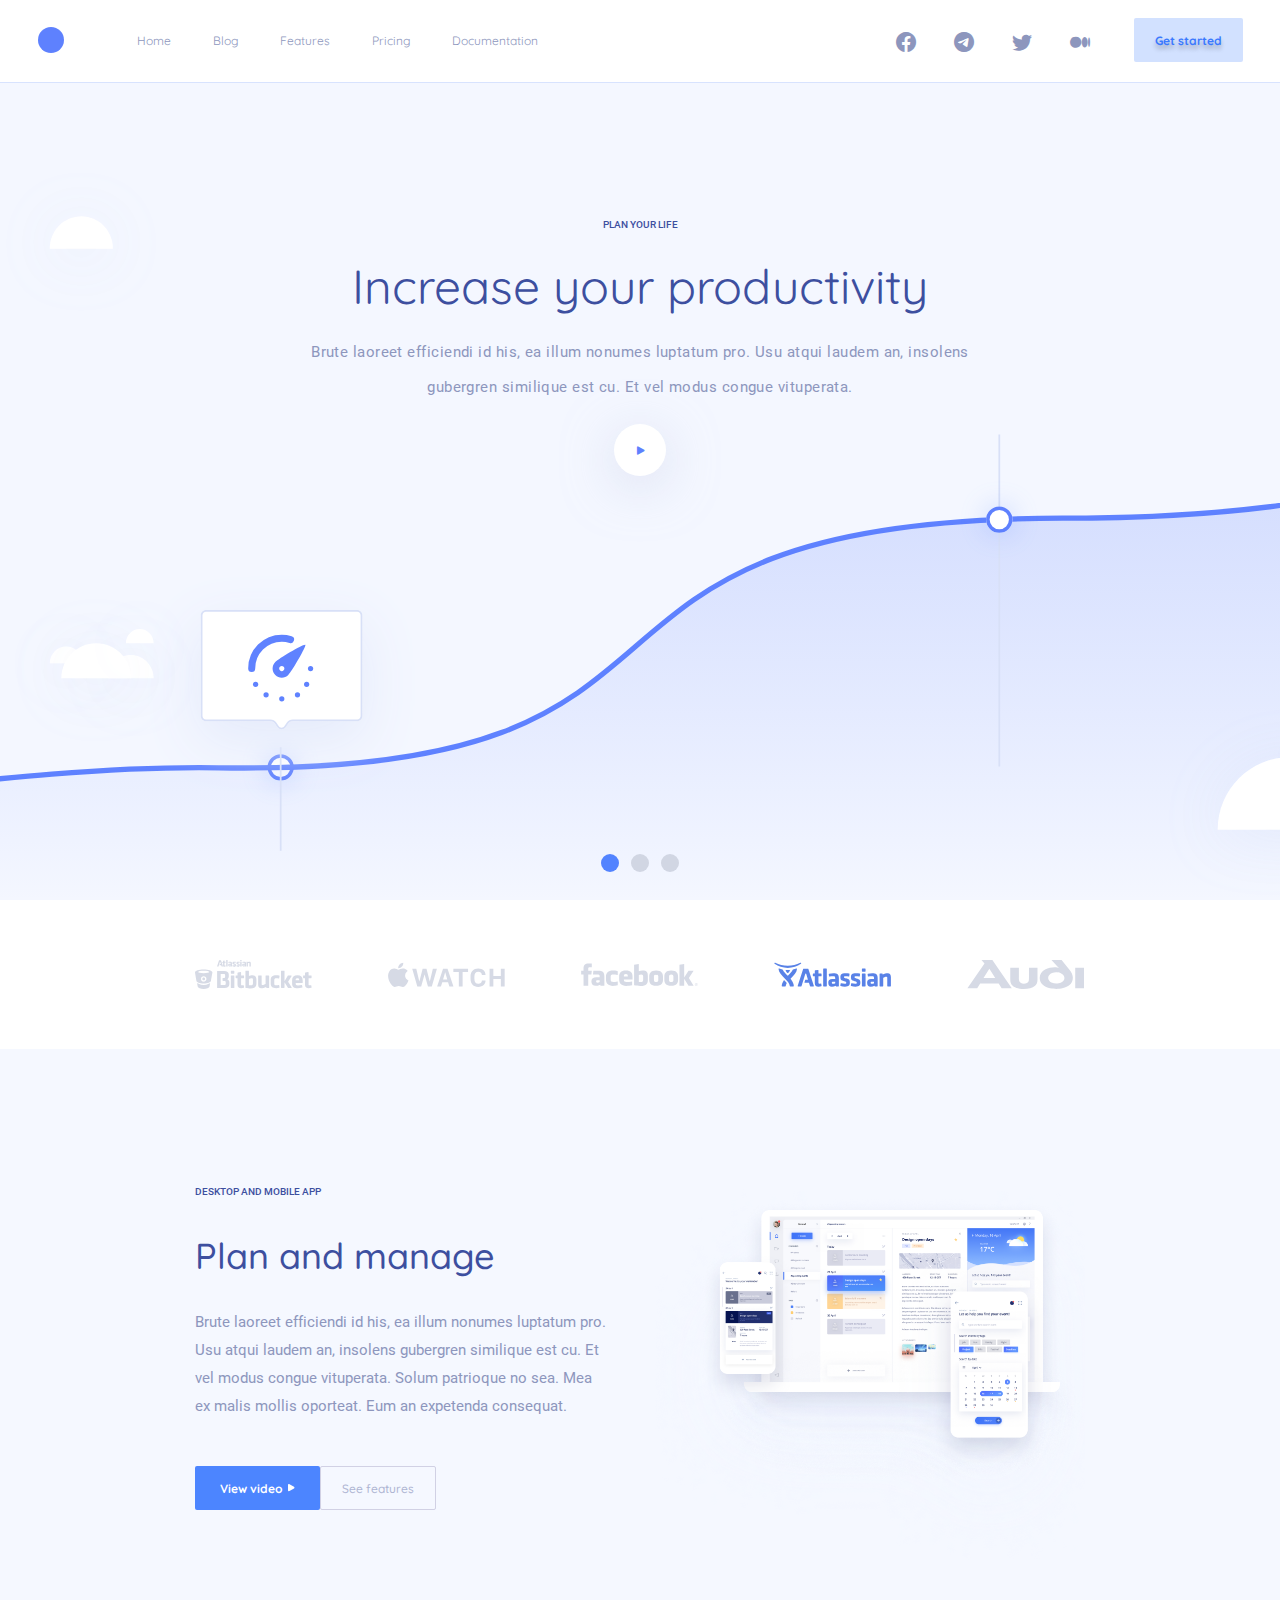
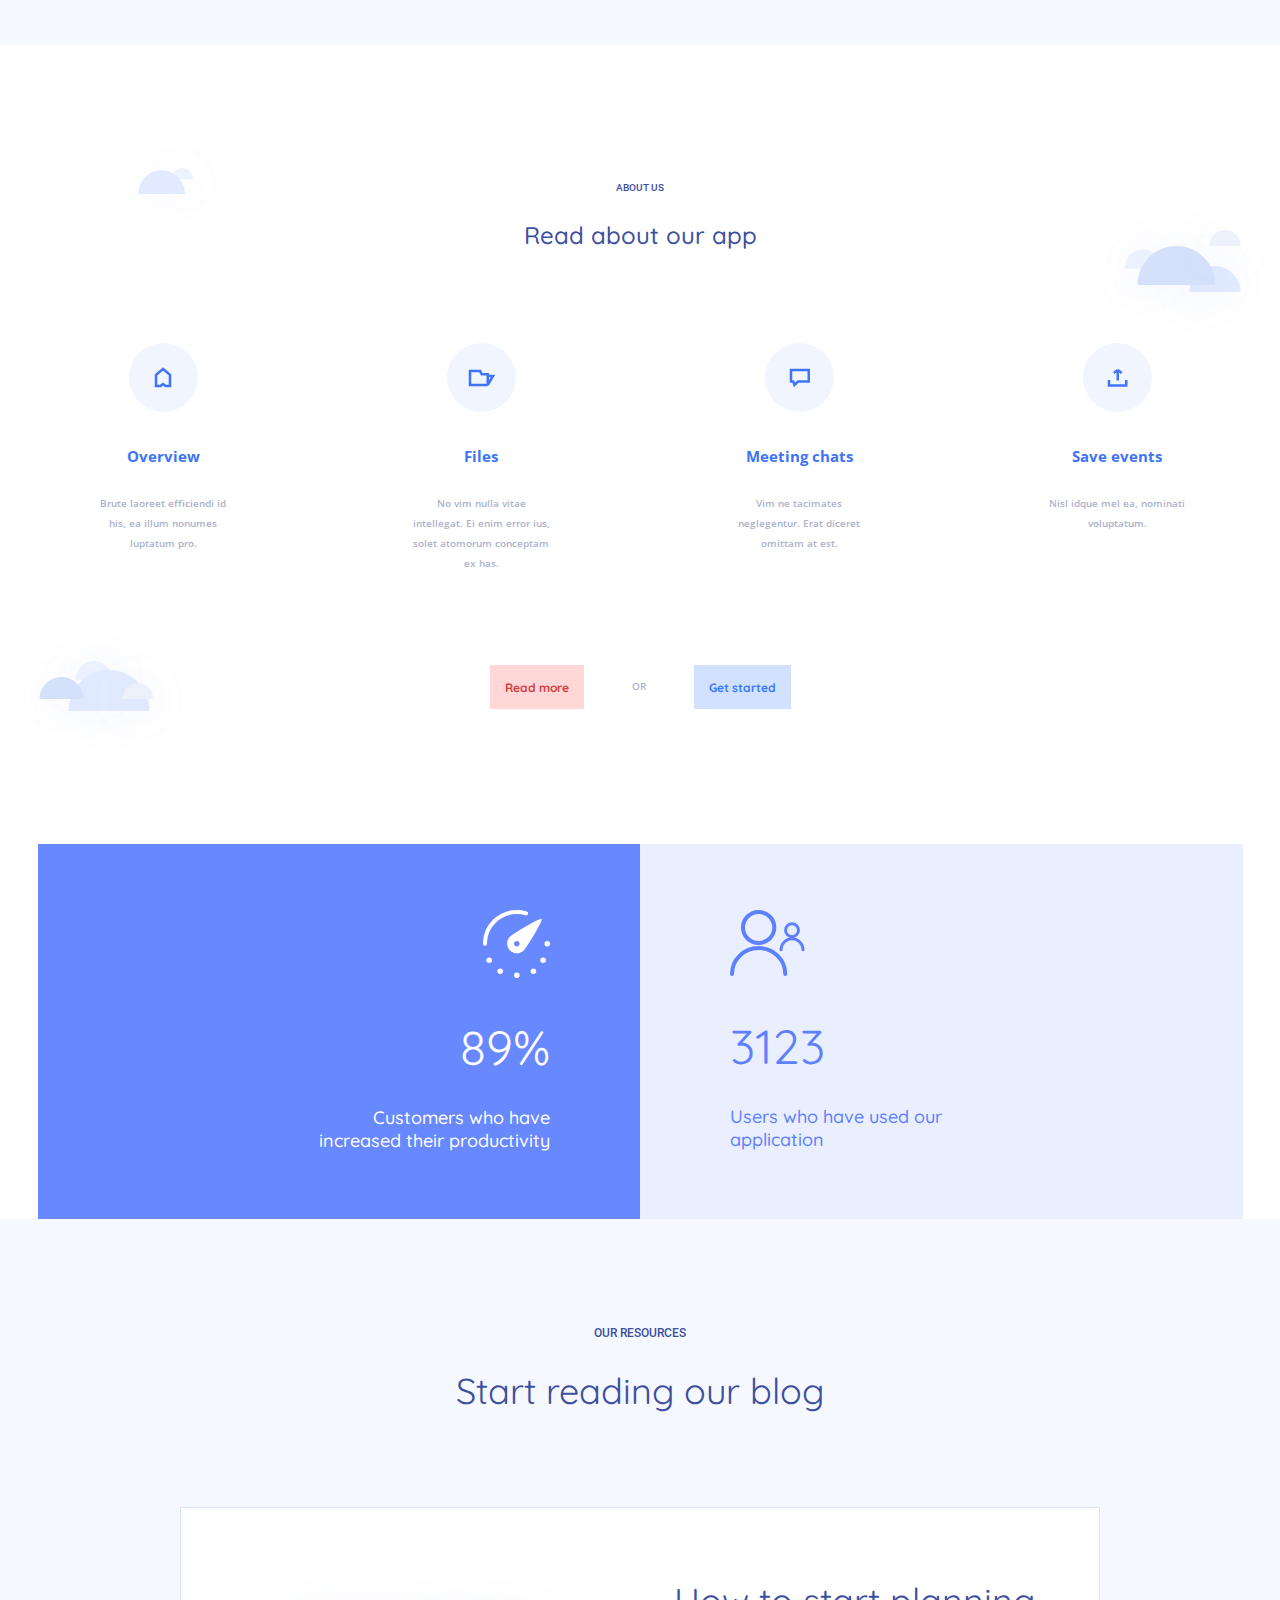
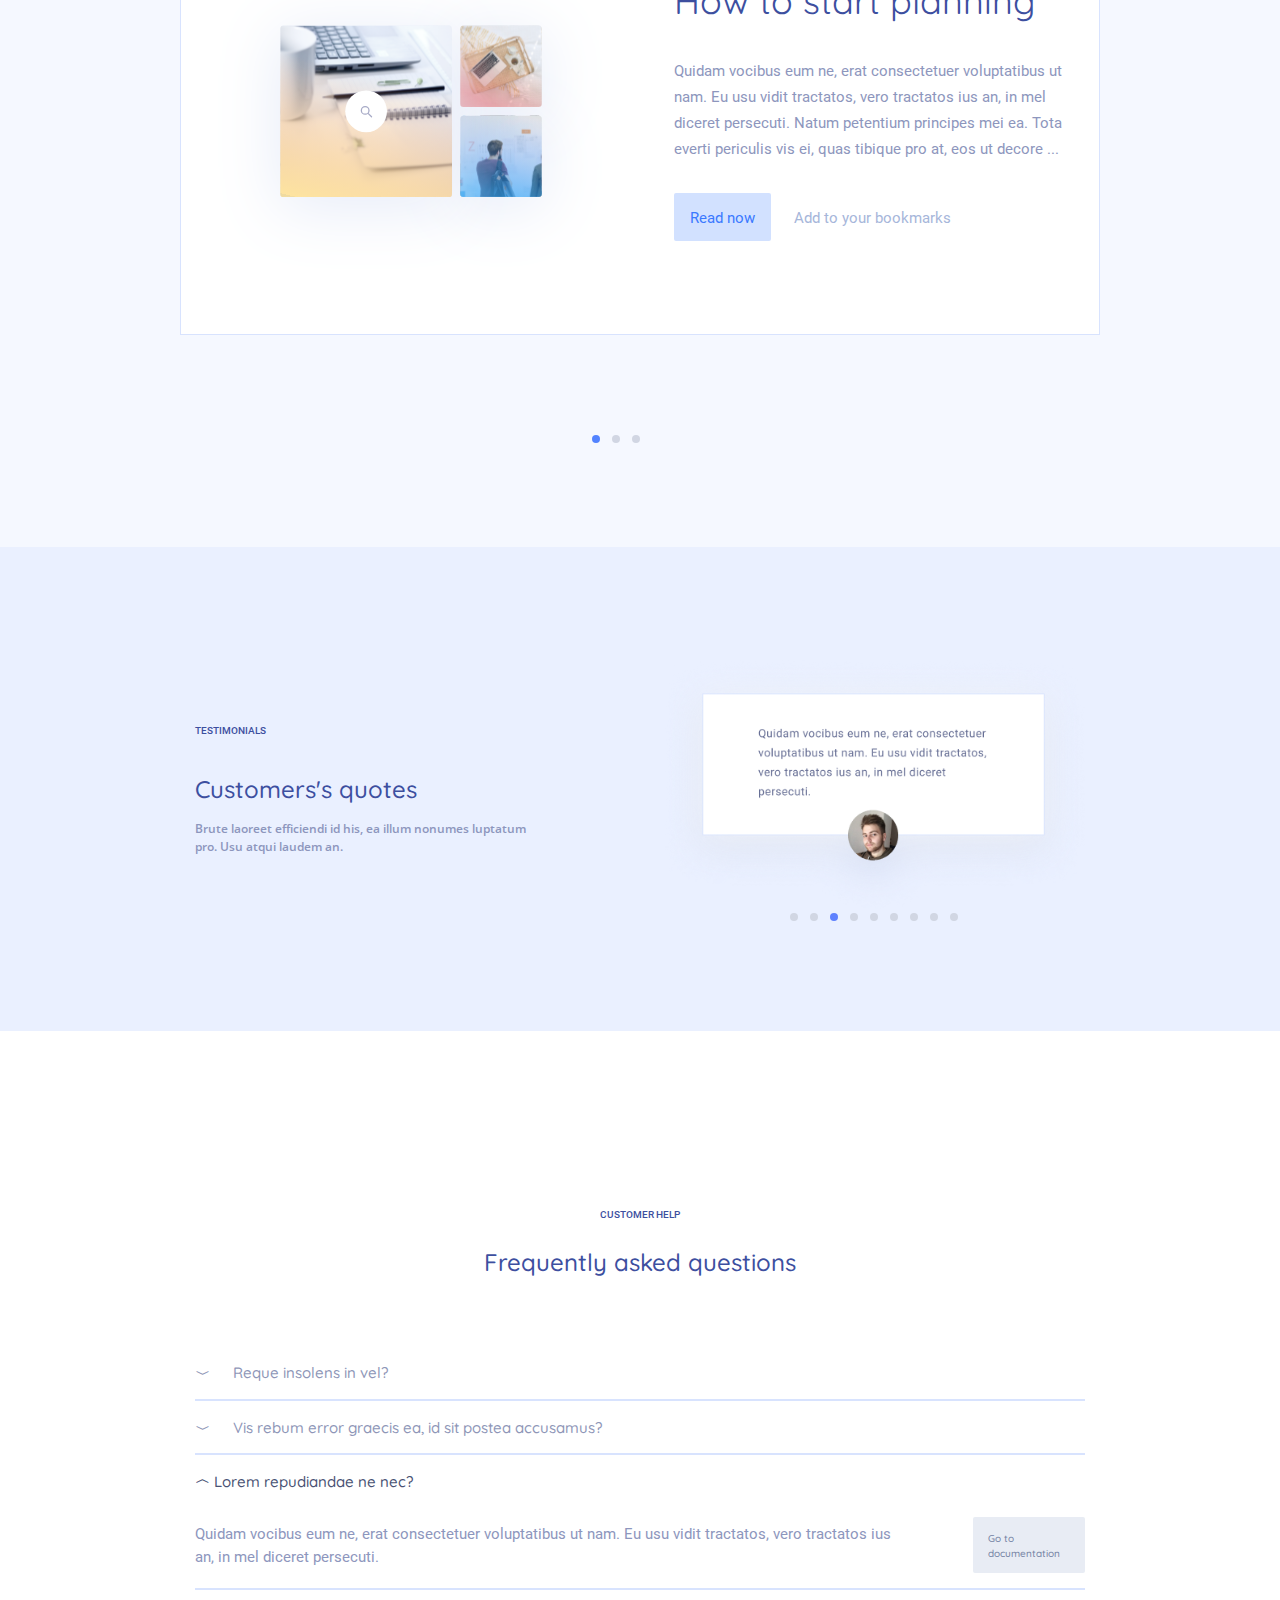
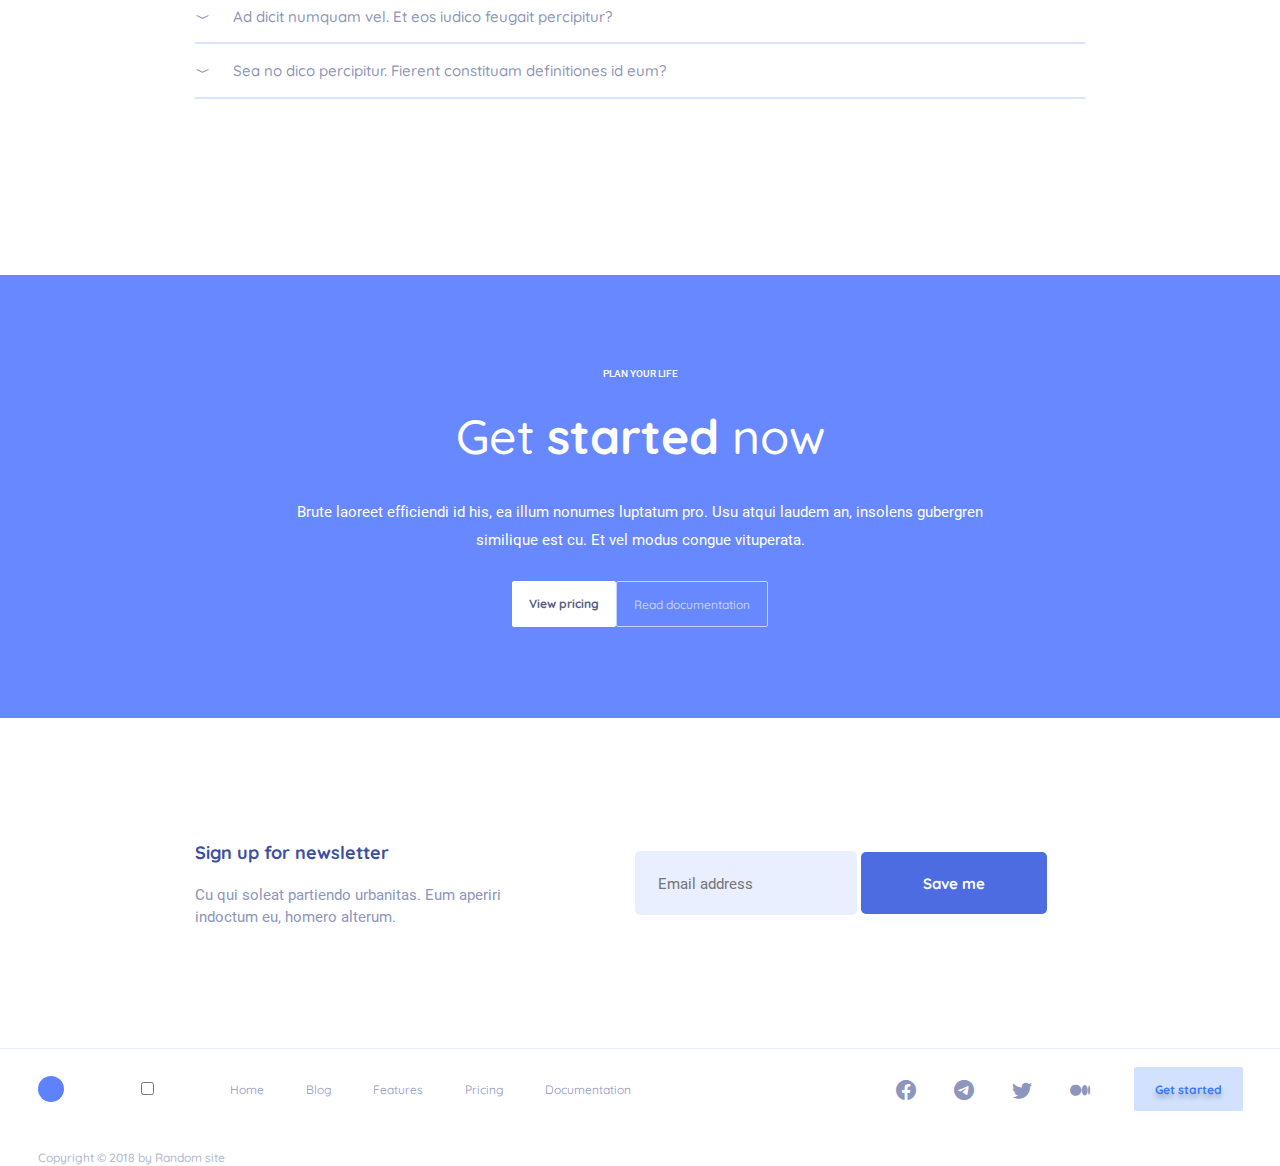
<file: html/index.html>
<!doctype html>
<html lang="en">
<head>
  <meta charset="UTF-8">
  <meta name="viewport"
        content="width=device-width, user-scalable=no, initial-scale=1.0, maximum-scale=1.0, minimum-scale=1.0">
  <meta http-equiv="X-UA-Compatible" content="ie=edge">
  <title>Layout Project</title>
  <link rel="stylesheet" href="https://cdn.jsdelivr.net/npm/bootstrap-icons@1.8.3/font/bootstrap-icons.css">
  <link rel="stylesheet" href="../css/styles.css">
  <link rel="shortcut icon" href="../assets/images/candy.png" type="image/png">

</head>
<body>
<header class="header">
  <div class="container-lg">
    <div class="row">
      <div class="col header__nav d-flex align-items-center">
        <div class="header__nav-logo d-flex align-items-center">
          <a href="#"></a>
        </div>

        <label tabindex="1" for="media-menu-btn"><i class="bi bi-list"></i></label>
        <input name="ex" id="media-menu-btn" class="header__media-menu-btn" type="checkbox">
      <nav>
        <ul class="list-unstyled d-flex">
          <li><a class="active" href="#">Home</a></li>
          <li><a href="#">Blog</a></li>
          <li><a href="#">Features</a></li>
          <li><a href="#">Pricing</a></li>
          <li><a href="#">Documentation</a></li>
          <li class="hidden-desktop"><a href="#">Get started</a> </li>
        </ul>
      </nav>
      </div>

      <div class="col header__social d-flex justify-content-end align-items-center">
        <div class="header__social-icons">
          <ul class="list-unstyled d-flex">
            <li><a href="#"><i class="bi bi-facebook"></i> </a></li>
            <li><a href="#"><i class="bi bi-telegram"></i> </a></li>
            <li><a href="#"><i class="bi bi-twitter"></i> </a></li>
            <li><a href="#"><i class="bi bi-medium"></i> </a></li>
          </ul>
        </div>

        <div class="header__social-cta">
          <a href="#">Get started</a>
        </div>
      </div>
    </div>
  </div>
</header>
<main>
  <section class="banner">
    <div class="banner__wrapper">
      <div class="container-md">
        <div class="row">
          <div class="banner__content">
            <div class="banner__title-wrapper d-flex direction-column text-center">
              <div class="banner__subtitle">
                PLAN YOUR LIFE
              </div>
              <h1 class="banner__title">
                Increase your <b>productivity</b>
              </h1>
              <p class="banner__description">
                Brute laoreet efficiendi id his, ea illum nonumes luptatum pro. Usu atqui laudem an, insolens gubergren similique est cu. Et vel modus congue vituperata.
              </p>
            </div>

            <div class="banner__play">
              <a href="#" class="d-flex align-items-center justify-content-center">
                <i class="bi bi-play-fill"></i>
              </a>
            </div>

            <div class="banner__controls d-flex align-items-center justify-content-center">
              <div class="banner__controls-item banner__controls-item-active"></div>
              <div class="banner__controls-item"></div>
              <div class="banner__controls-item"></div>
            </div>
          </div>
        </div>
      </div>
    </div>
  </section>
  <section class="our-clients">
    <div class="container-md">
     <div class="row">
       <div class="our-clients__row d-flex align-items-center">
         <img src="../assets/images/bitbucket.svg" alt="Our Clients Logo" title="Our Clients Logo">
         <img src="../assets/images/apple-watch.svg" alt="Our Clients Logo" title="Our Clients Logo">
         <img src="../assets/images/facebook2.svg" alt="Our Clients Logo" title="Our Clients Logo">
         <img src="../assets/images/atlassian.svg" alt="Our Clients Logo" title="Our Clients Logo">
         <img src="../assets/images/audi.svg" alt="Our Clients Logo" title="Our Clients Logo">
       </div>
     </div>
    </div>
  </section>
  <section class="plan">
    <div class="container-md">
      <div class="row plan__row">
        <div class="plan__items plan__info">
          <p class="plan__secondary-heading">DESKTOP AND MOBILE APP</p>
          <h2 class="plan__heading">Plan and manage</h2>
          <p class="plan__description">Brute laoreet efficiendi id his, ea illum nonumes luptatum pro. Usu atqui laudem an, insolens gubergren similique est cu. Et vel modus congue vituperata. Solum patrioque no sea. Mea ex malis mollis oporteat. Eum an expetenda consequat.</p>
          <div class="plan__buttons d-flex align-items-center">
            <a class="plan__button1 d-flex align-items-center" href="#">View video<img class="plan__icon" src="../assets/images/Polygon.svg" alt="icon"></a>
            <a class="plan__button2" href="#">See features</a>
          </div>
        </div>
        <div class="plan__items plan__illustration">
          <img src="../assets/images/illustration.png" alt="view on the mobile and desktop">
        </div>
      </div>
    </div>
  </section>
  <section class="about">
    <div class="container-lg">
      <div class="about__col about__headings">
          <p class="about__secondary-heading">ABOUT US</p>
          <p class="about__heading">Read about our app</p>
      </div>
      <div class="row about__row">
        <div class="about__item">
          <img class="about__images" src="../assets/images/Group38.svg" alt="icon">
          <h2 class="about__h2">Overview</h2>
          <p class="about__description">Brute laoreet efficiendi id his, ea illum nonumes luptatum pro.</p>
        </div>
        <div class="about__item">
          <img class="about__images" src="../assets/images/Group39.svg" alt="icon">
          <h2 class="about__h2">Files</h2>
          <p class="about__description">No vim nulla vitae intellegat. Ei enim error ius, solet atomorum conceptam ex has.</p>
        </div>
        <div class="about__item">
          <img class="about__images" src="../assets/images/Group40.svg" alt="icon">
          <h2 class="about__h2">Meeting chats</h2>
          <p class="about__description">Vim ne tacimates neglegentur. Erat diceret omittam at est.</p>
        </div>
        <div class="about__item">
          <img class="about__images" src="../assets/images/Group41.svg" alt="icon">
          <h2 class="about__h2">Save events</h2>
          <p class="about__description">Nisl idque mel ea, nominati voluptatum.</p>
        </div>
      </div>
      <div class="about__buttons d-flex">
        <div><a class="about__first-btn" href="#">Read more</a></div>
        <div class="about__or">OR</div>
        <div><a class="about__second-btn" href="#">Get started</a></div>
      </div>
    </div>
  </section>
  <section class="users">
    <div class="container-lg">
      <div class="row users__row">
        <div class="users__left-side">
          <svg class="users__img1" xmlns="http://www.w3.org/2000/svg" width="67" height="68" viewBox="0 0 67 68" fill="none">
            <path d="M2 33.625C2 16.159 16.2412 2 33.8085 2C37.0463 2 40.1712 2.48098 43.1147 3.375" stroke="white" stroke-width="4" stroke-linecap="round" stroke-linejoin="round"/>
            <path fill-rule="evenodd" clip-rule="evenodd" d="M26.963 40.4308C30.7436 44.1896 36.8731 44.1896 40.6537 40.4308C44.4344 36.672 60.0848 10.25 58.7018 8.875C57.3188 7.5 30.7436 23.0602 26.963 26.819C23.1823 30.5778 23.1823 36.672 26.963 40.4308ZM33.8082 36.375C35.3358 36.375 36.5741 35.1438 36.5741 33.625C36.5741 32.1062 35.3358 30.875 33.8082 30.875C32.2806 30.875 31.0422 32.1062 31.0422 33.625C31.0422 35.1438 32.2806 36.375 33.8082 36.375Z" fill="white"/>
            <ellipse cx="6.14901" cy="50.125" rx="2.76596" ry="2.75" fill="white"/>
            <ellipse cx="17.2127" cy="61.125" rx="2.76596" ry="2.75" fill="white"/>
            <ellipse cx="33.8084" cy="65.25" rx="2.76596" ry="2.75" fill="white"/>
            <ellipse cx="50.4041" cy="61.125" rx="2.76596" ry="2.75" fill="white"/>
            <ellipse cx="60.085" cy="50.125" rx="2.76596" ry="2.75" fill="white"/>
            <ellipse cx="64.234" cy="33.625" rx="2.76596" ry="2.75" fill="white"/>
          </svg>
          <h2 class="users__left-text">89%</h2>
          <p class="users__description1">Customers who have increased their productivity</p>
        </div>
        <div class="users__right-side">
          <svg class="users__img2" xmlns="http://www.w3.org/2000/svg" width="75" height="66" viewBox="0 0 75 66" fill="none">
            <ellipse cx="28.6252" cy="17.5" rx="15.6369" ry="15.5" stroke="#5E80FF" stroke-width="4" stroke-linecap="round" stroke-linejoin="round"/>
            <path d="M55.2501 64.0001C55.2501 49.6556 43.3296 38.0271 28.625 38.0271C13.9204 38.0271 2 49.6556 2 64.0001" stroke="#5E80FF" stroke-width="4" stroke-linecap="round" stroke-linejoin="round"/>
            <ellipse cx="62.0117" cy="20.2229" rx="6.45334" ry="6.49324" stroke="#5E80FF" stroke-width="3" stroke-linecap="round" stroke-linejoin="round"/>
            <path d="M72.9999 39.7027C72.9999 33.6935 68.0804 28.8221 62.0118 28.8221C55.9432 28.8221 51.0237 33.6935 51.0237 39.7027" stroke="#5E80FF" stroke-width="3" stroke-linecap="round" stroke-linejoin="round"/>
          </svg>
          <h2 class="users__right-text">3123</h2>
          <p class="users__description2">Users who have used our application</p>
        </div>
      </div>
    </div>
  </section>
  <section class="blog">
    <div class="container-lg">
      <div class="d-flex direction-column align-items-center">
        <div class="blog__titles text-center">
          <p class="blog__subtitle">OUR RESOURCES</p>
          <p class="blog__title">Start reading our blog</p>
        </div>
        <div class="container-md">
          <div class="blog__content d-flex direction-row">
              <div class="blog__left-side">
                <img src="../assets/images/blog.svg" alt="illustration">
              </div>
            <div class="blog__right-side">
              <h2 class="blog__heading">How to start planning</h2>
              <p class="blog__description">Quidam vocibus eum ne, erat consectetuer voluptatibus ut nam. Eu usu vidit tractatos, vero tractatos ius an, in mel diceret persecuti. Natum petentium principes mei ea. Tota everti periculis vis ei, quas tibique pro at, eos ut decore ...
              </p>
              <div class="blog__links d-flex direction-row">
                <a class="blog__btn" href="#">Read now</a>
                <a class="blog__link" href="#">Add to your bookmarks</a>
              </div>
            </div>
          </div>
        </div>
        <div class="blog__controls d-flex align-items-center justify-content-center">
          <div class="blog__controls-item blog__controls-item-active"></div>
          <div class="blog__controls-item"></div>
          <div class="blog__controls-item"></div>
        </div>
      </div>
    </div>
  </section>
  <section class="quotes">
    <div class="container-md">
      <div class="quotes__side direction-row d-flex align-items-center">
        <div class="quotes__left-side">
          <p class="quotes__subtitle">TESTIMONIALS</p>
          <h2 class="quotes__title">Customers's quotes</h2>
          <p class="quotes__description">Brute laoreet efficiendi id his, ea illum nonumes luptatum pro. Usu atqui laudem an.</p>
        </div>
        <div class="qoutes__right-side d-flex direction-row">
         <div>
           <img class="quotes__img1" src="../assets/images/quotes1.png" alt="image">
         <div class="quotes__controls d-flex align-items-center justify-content-center">
           <div class="quotes__controls-item"></div>
           <div class="quotes__controls-item"></div>
           <div class="quotes__controls-item quotes__controls-item-active"></div>
           <div class="quotes__controls-item"></div>
           <div class="quotes__controls-item"></div>
           <div class="quotes__controls-item"></div>
           <div class="quotes__controls-item"></div>
           <div class="quotes__controls-item"></div>
           <div class="quotes__controls-item"></div>
         </div>
         </div>
        </div>
      </div>
    </div>
  </section>
  <section class="questions">
    <div class="container-md">
      <div class="d-flex direction-column justify-content-center">
        <div class="questions__headings text-center">
          <div class="questions__subtitle">
            Customer help
          </div>
          <div class="questions__title">
            Frequently asked questions
          </div>
        </div>
        <div class="questions__list">
          <div class="questions__item d-flex direction-row">
            <i class="bi bi-chevron-compact-down"></i>
            Reque insolens in vel?
          </div>
          <div class="questions__item d-flex direction-row">
            <i class="bi bi-chevron-compact-down"></i>
            Vis rebum error graecis ea, id sit postea accusamus?
          </div>
          <div class="questions__item d-flex direction-column">
            <div class="questions__item-active">
              <i class="bi bi-chevron-compact-up"></i>
              Lorem repudiandae ne nec?
            </div>
            <div class="questions__subitem d-flex direction-row align-items-center">
              <p class="questions__subitem-text">Quidam vocibus eum ne, erat consectetuer voluptatibus ut nam. Eu usu vidit tractatos, vero tractatos ius an, in mel diceret persecuti.</p>
              <a class="questions__link" href="#">Go to documentation</a>
            </div>
          </div>
          <div class="questions__item d-flex direction-row">
            <i class="bi bi-chevron-compact-down"></i>
            Ad dicit numquam vel. Et eos iudico feugait percipitur?
          </div>
          <div class="questions__item d-flex direction-row">
            <i class="bi bi-chevron-compact-down"></i>
            Sea no dico percipitur. Fierent constituam definitiones id eum?
          </div>
        </div>
      </div>
    </div>
  </section>
  <section class="get-started">
    <div class="container-lg">
      <div class="get-started__info d-flex direction-column text-center">
        <p class="get-started__subtitle">PLAN YOUR LIFE</p>
        <p class="get-started__title">Get <b>started</b> now</p>
        <p class="get-started__description">Brute laoreet efficiendi id his, ea illum nonumes luptatum pro. Usu atqui laudem an, insolens gubergren similique est cu. Et vel modus congue vituperata.</p>
      </div>
      <div class="get-started__btn d-flex direction-row justify-content-center">
        <a class="get-started__white-btn" href="#">View pricing</a>
        <a class="get-started__blue-btn" href="#">Read documentation</a>
      </div>
    </div>
  </section>
  <section class="newsletter">
    <div class="container-md">
      <div class="row newsletter__row d-flex">
        <div class="newsletter__info d-flex direction-column justify-content-end">
          <h2 class="newsletter__title">Sign up for newsletter</h2>
          <p class="newsletter__description">Cu qui soleat partiendo urbanitas. Eum aperiri indoctum eu, homero alterum.
          </p>
        </div>
        <div class="newsletter__form d-flex direction-row align-items-center">
          <form>
            <label>
              <input  class="newsletter__input" type="email" placeholder="Email address">
            </label>
              <button class="newsletter__btn">Save me</button>
          </form>
        </div>
      </div>
    </div>
  </section>
  <footer class="footer">
    <div class="container-lg">
      <div class="row">
        <div class="col footer__nav d-flex align-items-center">
          <div class="footer__nav-logo d-flex align-items-center">
            <a href="#"></a>
          </div>

          <label tabindex="1" for="media-menu-btn1"><i class="bi bi-list"></i></label>
          <input name="ex" id="media-menu-btn1" class="footer__media-menu-btn" type="checkbox">
          <nav>
            <ul class="list-unstyled d-flex">
              <li><a class="active" href="#">Home</a></li>
              <li><a href="#">Blog</a></li>
              <li><a href="#">Features</a></li>
              <li><a href="#">Pricing</a></li>
              <li><a href="#">Documentation</a></li>
              <li class="hidden-desktop"><a href="#">Get started</a> </li>
            </ul>
          </nav>
        </div>

        <div class="col footer__social d-flex justify-content-end align-items-center">
          <div class="footer__social-icons">
            <ul class="list-unstyled d-flex">
              <li><a href="#"><i class="bi bi-facebook"></i> </a></li>
              <li><a href="#"><i class="bi bi-telegram"></i> </a></li>
              <li><a href="#"><i class="bi bi-twitter"></i> </a></li>
              <li><a href="#"><i class="bi bi-medium"></i> </a></li>
            </ul>
          </div>

          <div class="footer__social-cta">
            <a href="#">Get started</a>
          </div>
        </div>
      </div>
      <div class="footer__text">Copyright © 2018 by Random site
      </div>
    </div>
  </footer>
</main>
</body>
</html>
</file>
<file: css/styles.css>
@font-face {
  font-family: "Quicksand";
  src: local("Quicksand Bold"), local("Quicksand-Bold"), url("../fonts/Quicksand-Bold.woff2") format("woff2"), url("../fonts/Quicksand-Bold.woff") format("woff"), url("../fonts/Quicksand-Bold.ttf") format("truetype");
  font-weight: bold;
  font-style: normal;
  font-display: swap;
}
@font-face {
  font-family: "Quicksand";
  src: local("Quicksand Regular"), local("Quicksand-Regular"), url("../fonts/Quicksand-Regular.woff2") format("woff2"), url("../fonts/Quicksand-Regular.woff") format("woff"), url("../fonts/Quicksand-Regular.ttf") format("truetype");
  font-weight: normal;
  font-style: normal;
  font-display: swap;
}
@font-face {
  font-family: "Open Sans";
  src: local("Open Sans Bold"), local("OpenSans-Bold"), url("../fonts/OpenSans-Bold.woff2") format("woff2"), url("../fonts/OpenSans-Bold.woff") format("woff"), url("../fonts/OpenSans-Bold.ttf") format("truetype");
  font-weight: bold;
  font-style: normal;
  font-display: swap;
}
@font-face {
  font-family: "Open Sans";
  src: local("Open Sans SemiBold"), local("OpenSans-SemiBold"), url("../fonts/OpenSans-SemiBold.woff2") format("woff2"), url("../fonts/OpenSans-SemiBold.woff") format("woff"), url("../fonts/OpenSans-SemiBold.ttf") format("truetype");
  font-weight: 600;
  font-style: normal;
  font-display: swap;
}
@font-face {
  font-family: "Roboto";
  src: local("Roboto"), local("Roboto-Regular"), url("../fonts/Roboto-Regular.woff2") format("woff2"), url("../fonts/Roboto-Regular.woff") format("woff"), url("../fonts/Roboto-Regular.ttf") format("truetype");
  font-weight: normal;
  font-style: normal;
  font-display: swap;
}
@font-face {
  font-family: "Roboto";
  src: local("Roboto Medium"), local("Roboto-Medium"), url("../fonts/Roboto-Medium.woff2") format("woff2"), url("../fonts/Roboto-Medium.woff") format("woff"), url("../fonts/Roboto-Medium.ttf") format("truetype");
  font-weight: 500;
  font-style: normal;
  font-display: swap;
}
@font-face {
  font-family: "Quicksand";
  src: local("Quicksand Medium"), local("Quicksand-Medium"), url("../fonts/Quicksand-Medium.woff2") format("woff2"), url("../fonts/Quicksand-Medium.woff") format("woff"), url("../fonts/Quicksand-Medium.ttf") format("truetype");
  font-weight: 500;
  font-style: normal;
  font-display: swap;
}
*,
*::before,
*::after {
  box-sizing: border-box;
}

ul[class],
ol[class] {
  padding: 0;
}

body,
h1,
h2,
h3,
h4,
p,
ul[class],
ol[class],
li,
figure,
figcaption,
blockquote,
dl,
dd {
  margin: 0;
}

body {
  min-height: 100vh;
  scroll-behavior: smooth;
  text-rendering: optimizeSpeed;
  line-height: 1.5;
}

ul[class],
ol[class] {
  list-style: none;
}

a:not([class]) {
  text-decoration-skip-ink: auto;
}

img {
  max-width: 100%;
  display: block;
}

article > * + * {
  margin-top: 1em;
}

input,
button,
textarea,
select {
  font: inherit;
}

@media (prefers-reduced-motion: reduce) {
  * {
    animation-duration: 0.01ms !important;
    animation-iteration-count: 1 !important;
    transition-duration: 0.01ms !important;
    scroll-behavior: auto !important;
  }
}
.get-started:before, .get-started:after, .banner:before, .banner:after {
  background-repeat: no-repeat;
  background-position: center center;
  background-size: cover;
}

body {
  font-family: "Roboto", sans-serif;
  font-weight: 400;
  font-size: 15px;
}

main {
  margin-top: 83px;
}

.container-lg,
.container-md {
  padding: 0 15px;
  margin: 0 auto;
  width: 100%;
}

.container-lg {
  max-width: 1235px;
}

.container-md {
  max-width: 920px;
}

a {
  color: #8D96BD;
  text-decoration: none;
  display: inline-block;
}

p {
  color: #8D96BD;
}

.row {
  display: flex;
}

.col {
  width: 100%;
}

.d-flex {
  display: flex;
}

.justify-content-end {
  justify-content: flex-end;
}

.justify-content-center {
  justify-content: center;
}

.align-items-center {
  align-items: center;
}

.direction-column {
  flex-direction: column;
}

.direction-row {
  flex-direction: row;
}

.text-center {
  text-align: center;
}

.list-unstyled {
  padding: 0;
  margin: 0;
  list-style: none;
}

.header {
  padding: 18px 0;
  border-bottom: 1px solid #D8E3FE;
  font-family: "Quicksand", sans-serif;
  font-size: 12px;
  max-height: 83px;
  min-height: 83px;
  position: fixed;
  top: 0;
  left: 0;
  width: 100%;
  background-color: #FFFFFF;
  z-index: 99;
}
.header__wrapper {
  padding: 18px 0;
}
.header__nav {
  gap: 73px;
}
.header__nav-logo a {
  display: inline-block;
  width: 26px;
  height: 26px;
  background-color: #5E81FE;
  border-radius: 50%;
}
.header__nav-logo a:hover {
  background-color: #e4497e;
  transform: scale(1.2);
  transition: 0.3s;
}
.header__nav nav ul {
  gap: 42px;
}
.header__nav nav ul a:active, .header__nav nav ul a:hover:not(.active) {
  font-weight: 700;
  color: #5E81FE;
}
.header__nav nav ul a:hover:not(.active) {
  font-weight: 400;
  transition: 0.3s;
}
.header__social {
  gap: 44px;
}
.header__social-icons ul {
  gap: 38px;
}
.header__social-icons ul i {
  font-size: 20px;
}
.header__social-icons ul i:hover {
  color: #3A79FF;
  transition: 0.3s;
}
.header__social-cta a {
  display: inline-block;
  background: #d2e1ff;
  border-radius: 2px;
  padding: 13px 21px;
  color: #3A79FF;
  text-shadow: 0 4px 4px rgba(0, 0, 0, 0.25);
  font-size: 12px;
  font-weight: 700;
}

.header__media-menu-btn {
  display: none;
}
@media (min-width: 1024px) {
  .header [for=media-menu-btn] {
    display: none;
  }
  .header .hidden-desktop {
    display: none;
  }
}
@media (max-width: 1024px) {
  .header {
    min-height: 83px;
    max-height: 83px;
  }
  .header nav {
    z-index: 100;
    box-shadow: 0 13px 14px -11px rgba(0, 0, 0, 0.62);
  }
  .header__wrapper {
    position: relative;
  }
  .header__social-cta {
    display: none;
  }
  .header .row {
    flex-wrap: wrap;
    justify-content: space-between;
  }
  .header__social {
    width: initial;
  }
  .header[for=media-menu-btn] {
    background: #D2E1FF;
    border-radius: 2px;
    padding: 13px 21px;
    color: #3A79FF;
    font-size: 13px;
    font-weight: 700;
    text-transform: uppercase;
  }
  .header__nav {
    width: 18%;
    min-width: 140px;
    gap: 30px;
    flex-direction: row-reverse;
    justify-content: flex-end;
  }
  .header nav {
    width: 100%;
    display: none;
    position: absolute;
    top: 83px;
    left: 0;
    background: linear-gradient(101.48deg, #e9efff 41.56%, #e0e9ff 81.53%);
  }
  .header nav ul {
    flex-direction: column;
    gap: 0;
  }
  .header nav a {
    display: block;
    text-align: center;
    padding: 10px 0;
    font-size: 20px;
  }
  .header nav a:hover {
    color: #FFFFFF !important;
    background: linear-gradient(229.32deg, #6888ff 12.77%, #5e80ff 73.11%);
    transition: 0.3s;
  }
}
.header__media-menu-btnchecked + nav {
  display: initial;
}

.banner {
  background: #F4F7FF;
  height: calc(100vh - 83px);
  position: relative;
  min-height: 550px;
}
.banner:before, .banner:after {
  position: absolute;
  top: 0;
  left: 0;
  content: "";
  display: block;
  width: 100%;
  height: 100%;
}
.banner:before {
  background-image: url("../assets/images/clouds.svg");
  z-index: 1;
}
.banner:after {
  background-image: url("../assets/images/chart.svg");
  z-index: 0;
}
.banner__wrapper {
  position: relative;
  z-index: 2;
  padding-top: 15vh;
  height: 100%;
}
.banner__content {
  width: 100%;
}
.banner__title-wrapper {
  gap: 28px;
}
.banner__subtitle {
  font-weight: 500;
  font-size: 10px;
  line-height: 12px;
  text-transform: uppercase;
  color: #3D4F9F;
}
.banner__title {
  font-family: "Quicksand", sans-serif;
  font-weight: 300;
  font-size: 48px;
  line-height: 48px;
  color: #3D4F9F;
}
.banner__description {
  max-width: 665px;
  margin: 0 auto;
  line-height: 35px;
  letter-spacing: 0.03em;
}
.banner__play {
  margin-top: 20px;
}
.banner__play .bi-play-fill {
  margin: 0 auto;
  color: #5E81FE;
}
.banner__play a {
  width: 52px;
  height: 52px;
  border-radius: 50%;
  background-color: #FFFFFF;
  box-shadow: 0 10px 50px rgba(201, 209, 231, 0.6);
  margin: 0 auto;
}
.banner__controls {
  gap: 12px;
  position: absolute;
  bottom: 28px;
  left: 50%;
  transform: translateX(-50%);
}
.banner__controls-item {
  width: 18px;
  height: 18px;
  border-radius: 50%;
  background-color: #d1d6e3;
}
.banner__controls-item:hover, .banner__controls-item-active {
  background-color: #5283ff;
  transition: 0.3s;
  cursor: pointer;
}

@media (max-width: 620px) {
  .banner__secondary-heading {
    padding-top: 45px;
  }
  .banner__main-heading {
    font-size: 47px;
    line-height: 45px;
  }
}
.our-clients__row {
  gap: 76px;
  padding: 60px 0;
}

@media (max-width: 905px) {
  .our-clients__row {
    gap: 70px;
  }
}
@media (max-width: 876px) {
  .our-clients__row {
    gap: 50px;
    margin: 0 auto;
  }
}
@media (max-width: 804px) {
  .our-clients__row {
    gap: 30px;
  }
}
@media (max-width: 724px) {
  .our-clients__row {
    gap: 15px;
    flex-direction: column;
  }
}
.plan {
  background-color: #F5F8FF;
  padding: 170px 0;
}
.plan__illustration {
  position: relative;
}
.plan__illustration img {
  position: absolute;
  top: 0;
  left: 0;
  min-width: 653px;
}
.plan__items {
  width: 50%;
}
.plan__secondary-heading, .plan__heading {
  font-weight: 500;
  color: #3D4F9F;
  margin-bottom: 27px;
}
.plan__secondary-heading {
  font-family: "Roboto", sans-serif;
  font-size: 10px;
}
.plan__heading {
  font-family: "Quicksand", sans-serif;
  font-size: 36px;
}
.plan__description {
  font-family: "Roboto", sans-serif;
  font-weight: 400;
  font-size: 15px;
  color: #8D96BD;
  line-height: 28px;
  margin-bottom: 47px;
  max-width: 413px;
}
.plan__button1, .plan__button2 {
  font-family: "Quicksand", sans-serif;
  font-size: 12px;
  border-radius: 2px;
}
.plan__button1 {
  background-color: #4C85FF;
  border-color: #4C85FF;
  color: #FFFFFF;
  font-weight: 700;
  gap: 6px;
  padding: 13px 25px;
}
.plan__button2 {
  border: 1px solid #D1D1E4;
  font-weight: 500;
  color: #ADB4D2;
  padding: 12px 21px;
}

@media (max-width: 1280px) {
  .plan {
    padding: 135px 0;
  }
  .plan__illustration img {
    min-width: 100%;
  }
}
@media (max-width: 1140px) {
  .plan__illustration img {
    position: unset;
  }
}
@media (max-width: 1000px) {
  .plan {
    padding: 100px 0;
  }
  .plan__row {
    margin: 0 auto;
  }
}
@media (max-width: 765px) {
  .plan {
    padding: 50px 0 0 0;
  }
  .plan__row {
    flex-direction: column;
    gap: 30px;
  }
  .plan__description {
    max-width: 720px;
  }
  .plan__items {
    width: 100%;
  }
  .plan__buttons {
    justify-content: center;
    gap: 40px;
  }
}
@media (max-width: 329px) {
  .plan__heading {
    font-size: 34px;
  }
}

.about {
  background: url("../assets/images/clouds1.svg") 400px 80px no-repeat;
  background-position: center;
  padding: 170px 0;
  text-align: center;
}
.about__secondary-heading, .about__heading {
  color: #3D4F9F;
  font-weight: 500;
}
.about__headings {
  margin-bottom: 92px;
}
.about__secondary-heading {
  font-family: "Roboto", sans-serif;
  font-size: 10px;
  margin-bottom: 20px;
}
.about__heading {
  font-family: "Quicksand", sans-serif;
  font-size: 24px;
}
.about__item {
  width: 25%;
  display: flex;
  flex-direction: column;
  align-items: center;
}
.about__row {
  gap: 67px;
  margin-bottom: 92px;
}
.about__images {
  margin: 0 0 33px 0;
}
.about__h2 {
  margin-bottom: 25px;
  font-family: "Open Sans", sans-serif;
  font-weight: 700;
  font-size: 15px;
  color: #4074F8;
}
.about__description {
  font-family: "Open Sans", sans-serif;
  font-weight: 600;
  font-size: 10px;
  line-height: 20px;
  color: #ADB3CB;
  max-width: 140px;
}
.about__buttons {
  justify-content: center;
  gap: 48px;
  align-items: center;
}
.about__or {
  font-family: "Open Sans", sans-serif;
  font-weight: 600;
  font-size: 10px;
  color: #ADB3CB;
}
.about__first-btn, .about__second-btn {
  font-family: "Quicksand", sans-serif;
  font-weight: 700;
  font-size: 12px;
  padding: 13px 15px;
}
.about__first-btn {
  background-color: #FFD7D7;
  color: #D43F3F;
}
.about__first-btn:hover {
  background-color: #D43F3F;
  color: #FFD7D7;
}
.about__second-btn {
  background-color: #D2E1FF;
  color: #3A79FF;
}
.about__second-btn:hover {
  background-color: #3A79FF;
  color: #D2E1FF;
}

@media (max-width: 1280px) {
  .about {
    padding: 135px 0;
  }
}
@media (max-width: 1140px) {
  .about {
    padding: 100px 0;
  }
  .about__row {
    gap: 0;
  }
}
@media (max-width: 765px) {
  .about__headins {
    margin-bottom: 70px;
  }
  .about__first-btn, .about__second-btn {
    padding: 13px 25px;
  }
}
@media (max-width: 667px) {
  .about {
    padding: 90px 0;
  }
  .about__item {
    width: 50%;
    margin-bottom: 20px;
  }
  .about__row {
    flex-wrap: wrap;
    margin-bottom: 65px;
  }
  .about__first-btn, .about__second-btn {
    padding: 15px 30px;
  }
}
@media (max-width: 415px) {
  .about__buttons {
    flex-direction: column;
    gap: 15px;
  }
  .about__first-btn, .about__second-btn {
    padding: 20px 130px;
  }
}
@media (max-width: 329px) {
  .about__row {
    flex-direction: column;
    justify-content: center;
    margin-bottom: 0;
  }
  .about__item {
    justify-content: center;
    width: 100%;
    margin-bottom: 60px;
  }
}

.users__left-side, .users__right-side {
  width: 50%;
}
.users__left-side {
  background-color: #6888FF;
  padding: 66px 90px 66px 0;
  text-align: right;
}
.users__right-text, .users__left-text {
  font-family: "Quicksand", sans-serif;
  font-weight: 400;
  font-size: 48px;
}
.users__img1 {
  margin-left: 445px;
  margin-bottom: 24px;
}
.users__img2 {
  margin-bottom: 25px;
}
.users__description1, .users__left-text {
  color: #FFFFFF;
}
.users__left-text, .users__right-text {
  margin-bottom: 25px;
}
.users__description2, .users__description1 {
  max-width: 260px;
  line-height: 23px;
  font-family: "Quicksand", sans-serif;
  font-weight: 500;
  font-size: 18px;
  display: inline-block;
}
.users__right-side {
  background-color: #E9EFFF;
  padding: 66px 0 66px 90px;
}
.users__description2, .users__right-text {
  color: #5E80FF;
}

@media (max-width: 1235px) {
  .users .users__img1 {
    margin-left: 435px;
  }
}
@media (max-width: 1200px) {
  .users .users__img1 {
    margin-left: 425px;
  }
}
@media (max-width: 1160px) {
  .users .users__img1 {
    margin-left: 400px;
  }
}
@media (max-width: 1125px) {
  .users .users__img1 {
    margin-left: 390px;
  }
}
@media (max-width: 1080px) {
  .users .users__img1 {
    margin-left: 380px;
  }
  .users__row {
    flex-direction: column;
  }
  .users__left-side, .users__right-side {
    width: 100%;
  }
}
@media (567px) {
  .users .users__img1 {
    margin-left: 360px;
  }
}

.blog {
  background-color: #F5F8FF;
  padding: 104px 0;
}
.blog__titles {
  margin-bottom: 92px;
}
.blog__subtitle, .blog__title {
  font-weight: 500;
  color: #3D4F9F;
}
.blog__subtitle {
  font-size: 12px;
  margin-bottom: 20px;
}
.blog__title {
  font-family: "Quicksand", sans-serif;
  font-size: 36px;
  font-weight: 400;
}
.blog .container-md {
  background-color: #FFFFFF;
  border: 1px solid #D8E3FE;
  padding: 63px 35px;
  margin-bottom: 100px;
}
.blog__left-side, .blog__right-side {
  width: 50%;
}
.blog__content {
  gap: 67px;
}
.blog__heading {
  font-family: "Quicksand", sans-serif;
  font-weight: 400;
  font-size: 36px;
  color: #3D4F9F;
  margin-bottom: 32px;
}
.blog__description {
  font-size: 15px;
  line-height: 26px;
  color: #8D96BD;
  margin-bottom: 32px;
}
.blog__links {
  gap: 23px;
  align-items: center;
}
.blog__btn {
  padding: 13px 16px;
  background-color: #D2E1FF;
  color: #3A79FF;
  border-radius: 2px;
}
.blog__link {
  color: #A6B6DA;
}
.blog__controls {
  gap: 12px;
  transform: translateX(-50%);
}
.blog__controls-item {
  width: 8px;
  height: 8px;
  border-radius: 50%;
  background-color: #d1d6e3;
}
.blog__controls-item:hover, .blog__controls-item-active {
  background-color: #5283ff;
  transition: 0.3s;
  cursor: pointer;
}

@media (max-width: 876px) {
  .blog {
    padding: 90px 0;
  }
  .blog__heading {
    font-size: 34px;
  }
  .blog__description {
    line-height: 20px;
  }
}
@media (max-width: 724px) {
  .blog {
    padding: 50px 0;
  }
  .blog__titles {
    margin-bottom: 60px;
  }
  .blog__heading {
    font-size: 30px;
  }
  .blog__description {
    font-size: 14px;
  }
}
@media (max-width: 429px) {
  .blog .container-md {
    padding: 10px 35px;
  }
  .blog__content {
    flex-direction: column;
    gap: 0;
  }
  .blog__left-side, .blog__right-side {
    width: 100%;
  }
  .blog__btn {
    padding: 13px 40px;
  }
}
@media (max-width: 429px) {
  .blog__links {
    flex-direction: column;
  }
  .blog__btn, .blog__link {
    width: 100%;
    text-align: center;
  }
  .blog__titles {
    margin-bottom: 15px;
  }
}

.quotes {
  padding: 110px 0;
  background-color: #EAF0FF;
}
.quotes__right-side, .quotes__left-side {
  width: 50%;
}
.quotes__img1 {
  min-width: 423px;
}
.quotes__controls {
  gap: 12px;
}
.quotes__controls-item {
  width: 8px;
  height: 8px;
  border-radius: 50%;
  background-color: #d1d6e3;
}
.quotes__controls-item:hover, .quotes__controls-item-active {
  background-color: #5E81FE;
  transition: 0.3s;
  cursor: pointer;
}
.quotes__side {
  gap: 132px;
}
.quotes__subtitle, .quotes__title {
  color: #3D4F9F;
  font-weight: 500;
}
.quotes__subtitle {
  font-weight: 500;
  font-size: 10px;
  margin-bottom: 31px;
}
.quotes__title {
  font-family: "Quicksand", sans-serif;
  font-weight: 500;
  font-size: 24px;
  margin-bottom: 14px;
}
.quotes__description {
  font-family: "Open Sans", sans-serif;
  font-weight: 600;
  font-size: 12px;
}

@media (max-width: 765px) {
  .quotes__title {
    line-height: 40px;
    font-size: 28px;
  }
}
@media (max-width: 667px) {
  .quotes__side {
    gap: 80px;
  }
}
@media (max-width: 620px) {
  .quotes {
    padding: 50px 0;
  }
  .quotes__side {
    gap: 20px;
    flex-direction: column;
  }
  .quotes__right-side, .quotes__left-side {
    width: 100%;
  }
}

.questions {
  padding: 176px 0;
}
.questions__headings {
  margin-bottom: 68px;
}
.questions__subtitle, .questions__title {
  color: #3D4F9F;
  font-weight: 500;
}
.questions__subtitle {
  font-family: "Roboto", sans-serif;
  font-size: 10px;
  margin-bottom: 20px;
  text-transform: uppercase;
}
.questions__title {
  font-family: "Quicksand", sans-serif;
  font-size: 24px;
}
.questions .bi-chevron-compact-down {
  color: #8E96B7;
  width: 14px;
  height: 7px;
}
.questions__item {
  border-bottom: 2px #D8E3FE solid;
  gap: 24px;
  color: #8E96B7;
  padding: 15px 0;
  font-size: 15px;
}
.questions__item-active,
.questions__item .bi-chevron-compact-up {
  color: #495274;
}
.questions__subitem {
  font-family: "Roboto", sans-serif;
  font-weight: 400;
  font-size: 15px;
  color: #8D96BD;
  gap: 62px;
}
.questions__link, .questions__item {
  font-family: "Quicksand", sans-serif;
  font-weight: 500;
}
.questions__link {
  color: #7382A3;
  background-color: #E8ECF4;
  padding: 13px 15px;
  border-radius: 2px;
  font-size: 10px;
}

@media (max-width: 1000px) {
  .questions {
    padding: 130px 0;
  }
}
@media (max-width: 765px) {
  .questions {
    padding: 90px 0;
  }
}
@media (max-width: 567px) {
  .questions {
    padding: 50px 0;
  }
  .questions__subitem {
    flex-direction: column;
    gap: 30px;
  }
  .questions__subitem-text, .questions__link {
    width: 100%;
  }
  .questions__link {
    text-align: center;
  }
}

.get-started {
  background-color: #6888FF;
  padding: 91px 0;
}
.get-started:before, .get-started:after {
  position: absolute;
  content: "";
  display: block;
}
.get-started:before {
  background-image: url("../assets/images/Group-28.1.png");
  z-index: 1;
  width: 247px;
  height: 319px;
  top: 5010px;
  left: 54px;
}
.get-started:after {
  background-image: url("../assets/images/Group-28.png");
  width: 425px;
  height: 186px;
  left: 926px;
  top: 5190px;
}
.get-started__subtitle, .get-started__title {
  font-weight: 500;
  color: #FFFFFF;
}
.get-started__subtitle {
  font-family: "Roboto", sans-serif;
  font-size: 10px;
  margin-bottom: 16px;
}
.get-started__title {
  font-family: "Quicksand", sans-serif;
  font-size: 48px;
  margin-bottom: 28px;
}
.get-started__description {
  font-family: "Roboto", sans-serif;
  font-weight: 400;
  font-size: 15px;
  color: #FFFFFF;
  max-width: 712px;
  line-height: 28px;
  margin: 0 auto;
}
.get-started__info {
  margin-bottom: 28px;
}
.get-started__white-btn, .get-started__blue-btn {
  border-radius: 2px;
  font-family: "Quicksand", sans-serif;
  font-size: 12px;
  padding: 13px 17px;
}
.get-started__white-btn {
  color: #565F82;
  background-color: #FFFFFF;
  font-weight: 700;
}
.get-started__blue-btn {
  color: #C7D3FF;
  background-color: transparent;
  border: 1px solid #C7D3FF;
  font-weight: 500;
}

@media (max-width: 1280px) {
  .get-started:after, .get-started:before {
    background-image: none;
  }
}
@media (max-width: 429px) {
  .get-started__btn {
    flex-direction: column;
    gap: 10px;
  }
  .get-started__white-btn, .get-started__blue-btn {
    width: 100%;
    text-align: center;
  }
}

.newsletter {
  padding: 120px 0;
  border-bottom: 1px solid #E9EFFF;
}
.newsletter__row {
  gap: 110px;
}
.newsletter__title {
  font-size: 18px;
  color: #3D4F9F;
  margin-bottom: 18px;
}
.newsletter__description {
  font-family: "Roboto", sans-serif;
  font-size: 15px;
  color: #8D96BD;
  max-width: 330px;
}
.newsletter__title, .newsletter__label, .newsletter__btn {
  font-family: "Quicksand", sans-serif;
  font-weight: 700;
}
.newsletter__form {
  gap: 14px;
}
.newsletter__input {
  padding: 21px 0 21px 23px;
  font-size: 15px;
  color: #7A85AD;
  border-radius: 5px;
  border: none;
  background-color: #E9EFFF;
}
.newsletter__btn {
  background-color: #4D6CE1;
  border-radius: 5px;
  color: #FFFFFF;
  font-size: 15px;
  padding: 20px 62px;
  border: none;
}

@media (max-width: 842px) {
  .newsletter__form {
    flex-direction: column;
    gap: 10px;
  }
  .newsletter__input, .newsletter__btn {
    width: 100%;
  }
}
@media (max-width: 567px) {
  .newsletter {
    padding: 65px 0;
  }
  .newsletter__row {
    flex-wrap: wrap;
    text-align: center;
    gap: 50px;
  }
  .newsletter__description {
    display: block;
    max-width: 550px;
  }
  .newsletter__info, .newsletter__form {
    width: 100%;
  }
  .newsletter__form {
    gap: 10px;
  }
}

.footer {
  padding: 18px 0;
  font-family: "Quicksand", sans-serif;
  font-size: 12px;
  max-height: 83px;
  min-height: 83px;
  width: 100%;
  background-color: #FFFFFF;
}
.footer .row {
  margin-bottom: 37px;
}
.footer__wrapper {
  padding: 18px 0;
}
.footer__nav {
  gap: 73px;
}
.footer__nav-logo a {
  display: inline-block;
  width: 26px;
  height: 26px;
  background-color: #5E81FE;
  border-radius: 50%;
}
.footer__nav-logo a:hover {
  background-color: #e4497e;
  transform: scale(1.2);
  transition: 0.3s;
}
.footer__nav nav ul {
  gap: 42px;
}
.footer__nav nav ul a:active, .footer__nav nav ul a:hover:not(.active) {
  font-weight: 700;
  color: #5E81FE;
}
.footer__nav nav ul a:hover:not(.active) {
  font-weight: 400;
  transition: 0.3s;
}
.footer__social {
  gap: 44px;
}
.footer__social-icons ul {
  gap: 38px;
}
.footer__social-icons ul i {
  font-size: 20px;
}
.footer__social-icons ul i:hover {
  color: #3A79FF;
  transition: 0.3s;
}
.footer__social-cta a {
  display: inline-block;
  background: #d2e1ff;
  border-radius: 2px;
  padding: 13px 21px;
  color: #3A79FF;
  text-shadow: 0 4px 4px rgba(0, 0, 0, 0.25);
  font-size: 12px;
  font-weight: 700;
}
.footer__text {
  font-family: "Quicksand", sans-serif;
  font-weight: 500;
  font-size: 12px;
  color: #AEB8D0;
}

.footer__media-menu-btn1 {
  display: none;
}
@media (min-width: 1024px) {
  .footer [for=media-menu-btn1] {
    display: none;
  }
  .footer .hidden-desktop {
    display: none;
  }
}
@media (max-width: 1024px) {
  .footer {
    min-height: 83px;
    max-height: 83px;
  }
  .footer nav {
    z-index: 100;
    box-shadow: 0 13px 14px -11px rgba(0, 0, 0, 0.62);
  }
  .footer__wrapper {
    position: relative;
  }
  .footer__social-cta {
    display: none;
  }
  .footer .row {
    flex-wrap: wrap;
    justify-content: space-between;
  }
  .footer__social {
    width: initial;
  }
  .footer[for=media-menu-btn1] {
    background: #D2E1FF;
    border-radius: 2px;
    padding: 13px 21px;
    color: #3A79FF;
    font-size: 13px;
    font-weight: 700;
    text-transform: uppercase;
  }
  .footer__nav {
    width: 18%;
    min-width: 140px;
    gap: 30px;
    flex-direction: row-reverse;
    justify-content: flex-end;
  }
  .footer nav {
    width: 100%;
    display: none;
    position: absolute;
    top: 83px;
    left: 0;
    background: linear-gradient(101.48deg, #e9efff 41.56%, #e0e9ff 81.53%);
  }
  .footer nav ul {
    flex-direction: column;
    gap: 0;
  }
  .footer nav a {
    display: block;
    text-align: center;
    padding: 10px 0;
    font-size: 20px;
  }
  .footer nav a:hover {
    color: #FFFFFF !important;
    background: linear-gradient(229.32deg, #6888ff 12.77%, #5e80ff 73.11%);
    transition: 0.3s;
  }
}
.footer__media-menu-btnchecked + nav {
  display: initial;
}

.header {
  padding: 18px 0;
  border-bottom: 1px solid #D8E3FE;
  font-family: "Quicksand", sans-serif;
  font-size: 12px;
  max-height: 83px;
  min-height: 83px;
  position: fixed;
  top: 0;
  left: 0;
  width: 100%;
  background-color: #FFFFFF;
  z-index: 99;
}
.header__wrapper {
  padding: 18px 0;
}
.header__nav {
  gap: 73px;
}
.header__nav-logo a {
  display: inline-block;
  width: 26px;
  height: 26px;
  background-color: #5E81FE;
  border-radius: 50%;
}
.header__nav-logo a:hover {
  background-color: #e4497e;
  transform: scale(1.2);
  transition: 0.3s;
}
.header__nav nav ul {
  gap: 42px;
}
.header__nav nav ul a:active, .header__nav nav ul a:hover:not(.active) {
  font-weight: 700;
  color: #5E81FE;
}
.header__nav nav ul a:hover:not(.active) {
  font-weight: 400;
  transition: 0.3s;
}
.header__social {
  gap: 44px;
}
.header__social-icons ul {
  gap: 38px;
}
.header__social-icons ul i {
  font-size: 20px;
}
.header__social-icons ul i:hover {
  color: #3A79FF;
  transition: 0.3s;
}
.header__social-cta a {
  display: inline-block;
  background: #d2e1ff;
  border-radius: 2px;
  padding: 13px 21px;
  color: #3A79FF;
  text-shadow: 0 4px 4px rgba(0, 0, 0, 0.25);
  font-size: 12px;
  font-weight: 700;
}

.header__media-menu-btn {
  display: none;
}
@media (min-width: 1024px) {
  .header [for=media-menu-btn] {
    display: none;
  }
  .header .hidden-desktop {
    display: none;
  }
}
@media (max-width: 1024px) {
  .header {
    min-height: 83px;
    max-height: 83px;
  }
  .header nav {
    z-index: 100;
    box-shadow: 0 13px 14px -11px rgba(0, 0, 0, 0.62);
  }
  .header__wrapper {
    position: relative;
  }
  .header__social-cta {
    display: none;
  }
  .header .row {
    flex-wrap: wrap;
    justify-content: space-between;
  }
  .header__social {
    width: initial;
  }
  .header[for=media-menu-btn] {
    background: #D2E1FF;
    border-radius: 2px;
    padding: 13px 21px;
    color: #3A79FF;
    font-size: 13px;
    font-weight: 700;
    text-transform: uppercase;
  }
  .header__nav {
    width: 18%;
    min-width: 140px;
    gap: 30px;
    flex-direction: row-reverse;
    justify-content: flex-end;
  }
  .header nav {
    width: 100%;
    display: none;
    position: absolute;
    top: 83px;
    left: 0;
    background: linear-gradient(101.48deg, #e9efff 41.56%, #e0e9ff 81.53%);
  }
  .header nav ul {
    flex-direction: column;
    gap: 0;
  }
  .header nav a {
    display: block;
    text-align: center;
    padding: 10px 0;
    font-size: 20px;
  }
  .header nav a:hover {
    color: #FFFFFF !important;
    background: linear-gradient(229.32deg, #6888ff 12.77%, #5e80ff 73.11%);
    transition: 0.3s;
  }
}
.header__media-menu-btnchecked + nav {
  display: initial;
}

.banner {
  background: #F4F7FF;
  height: calc(100vh - 83px);
  position: relative;
  min-height: 550px;
}
.banner:before, .banner:after {
  position: absolute;
  top: 0;
  left: 0;
  content: "";
  display: block;
  width: 100%;
  height: 100%;
}
.banner:before {
  background-image: url("../assets/images/clouds.svg");
  z-index: 1;
}
.banner:after {
  background-image: url("../assets/images/chart.svg");
  z-index: 0;
}
.banner__wrapper {
  position: relative;
  z-index: 2;
  padding-top: 15vh;
  height: 100%;
}
.banner__content {
  width: 100%;
}
.banner__title-wrapper {
  gap: 28px;
}
.banner__subtitle {
  font-weight: 500;
  font-size: 10px;
  line-height: 12px;
  text-transform: uppercase;
  color: #3D4F9F;
}
.banner__title {
  font-family: "Quicksand", sans-serif;
  font-weight: 300;
  font-size: 48px;
  line-height: 48px;
  color: #3D4F9F;
}
.banner__description {
  max-width: 665px;
  margin: 0 auto;
  line-height: 35px;
  letter-spacing: 0.03em;
}
.banner__play {
  margin-top: 20px;
}
.banner__play .bi-play-fill {
  margin: 0 auto;
  color: #5E81FE;
}
.banner__play a {
  width: 52px;
  height: 52px;
  border-radius: 50%;
  background-color: #FFFFFF;
  box-shadow: 0 10px 50px rgba(201, 209, 231, 0.6);
  margin: 0 auto;
}
.banner__controls {
  gap: 12px;
  position: absolute;
  bottom: 28px;
  left: 50%;
  transform: translateX(-50%);
}
.banner__controls-item {
  width: 18px;
  height: 18px;
  border-radius: 50%;
  background-color: #d1d6e3;
}
.banner__controls-item:hover, .banner__controls-item-active {
  background-color: #5283ff;
  transition: 0.3s;
  cursor: pointer;
}

@media (max-width: 620px) {
  .banner__secondary-heading {
    padding-top: 45px;
  }
  .banner__main-heading {
    font-size: 47px;
    line-height: 45px;
  }
}
.our-clients__row {
  gap: 76px;
  padding: 60px 0;
}

@media (max-width: 905px) {
  .our-clients__row {
    gap: 70px;
  }
}
@media (max-width: 876px) {
  .our-clients__row {
    gap: 50px;
    margin: 0 auto;
  }
}
@media (max-width: 804px) {
  .our-clients__row {
    gap: 30px;
  }
}
@media (max-width: 724px) {
  .our-clients__row {
    gap: 15px;
    flex-direction: column;
  }
}
.plan {
  background-color: #F5F8FF;
  padding: 170px 0;
}
.plan__illustration {
  position: relative;
}
.plan__illustration img {
  position: absolute;
  top: 0;
  left: 0;
  min-width: 653px;
}
.plan__items {
  width: 50%;
}
.plan__secondary-heading, .plan__heading {
  font-weight: 500;
  color: #3D4F9F;
  margin-bottom: 27px;
}
.plan__secondary-heading {
  font-family: "Roboto", sans-serif;
  font-size: 10px;
}
.plan__heading {
  font-family: "Quicksand", sans-serif;
  font-size: 36px;
}
.plan__description {
  font-family: "Roboto", sans-serif;
  font-weight: 400;
  font-size: 15px;
  color: #8D96BD;
  line-height: 28px;
  margin-bottom: 47px;
  max-width: 413px;
}
.plan__button1, .plan__button2 {
  font-family: "Quicksand", sans-serif;
  font-size: 12px;
  border-radius: 2px;
}
.plan__button1 {
  background-color: #4C85FF;
  border-color: #4C85FF;
  color: #FFFFFF;
  font-weight: 700;
  gap: 6px;
  padding: 13px 25px;
}
.plan__button2 {
  border: 1px solid #D1D1E4;
  font-weight: 500;
  color: #ADB4D2;
  padding: 12px 21px;
}

@media (max-width: 1280px) {
  .plan {
    padding: 135px 0;
  }
  .plan__illustration img {
    min-width: 100%;
  }
}
@media (max-width: 1140px) {
  .plan__illustration img {
    position: unset;
  }
}
@media (max-width: 1000px) {
  .plan {
    padding: 100px 0;
  }
  .plan__row {
    margin: 0 auto;
  }
}
@media (max-width: 765px) {
  .plan {
    padding: 50px 0 0 0;
  }
  .plan__row {
    flex-direction: column;
    gap: 30px;
  }
  .plan__description {
    max-width: 720px;
  }
  .plan__items {
    width: 100%;
  }
  .plan__buttons {
    justify-content: center;
    gap: 40px;
  }
}
@media (max-width: 329px) {
  .plan__heading {
    font-size: 34px;
  }
}

.about {
  background: url("../assets/images/clouds1.svg") 400px 80px no-repeat;
  background-position: center;
  padding: 170px 0;
  text-align: center;
}
.about__secondary-heading, .about__heading {
  color: #3D4F9F;
  font-weight: 500;
}
.about__headings {
  margin-bottom: 92px;
}
.about__secondary-heading {
  font-family: "Roboto", sans-serif;
  font-size: 10px;
  margin-bottom: 20px;
}
.about__heading {
  font-family: "Quicksand", sans-serif;
  font-size: 24px;
}
.about__item {
  width: 25%;
  display: flex;
  flex-direction: column;
  align-items: center;
}
.about__row {
  gap: 67px;
  margin-bottom: 92px;
}
.about__images {
  margin: 0 0 33px 0;
}
.about__h2 {
  margin-bottom: 25px;
  font-family: "Open Sans", sans-serif;
  font-weight: 700;
  font-size: 15px;
  color: #4074F8;
}
.about__description {
  font-family: "Open Sans", sans-serif;
  font-weight: 600;
  font-size: 10px;
  line-height: 20px;
  color: #ADB3CB;
  max-width: 140px;
}
.about__buttons {
  justify-content: center;
  gap: 48px;
  align-items: center;
}
.about__or {
  font-family: "Open Sans", sans-serif;
  font-weight: 600;
  font-size: 10px;
  color: #ADB3CB;
}
.about__first-btn, .about__second-btn {
  font-family: "Quicksand", sans-serif;
  font-weight: 700;
  font-size: 12px;
  padding: 13px 15px;
}
.about__first-btn {
  background-color: #FFD7D7;
  color: #D43F3F;
}
.about__first-btn:hover {
  background-color: #D43F3F;
  color: #FFD7D7;
}
.about__second-btn {
  background-color: #D2E1FF;
  color: #3A79FF;
}
.about__second-btn:hover {
  background-color: #3A79FF;
  color: #D2E1FF;
}

@media (max-width: 1280px) {
  .about {
    padding: 135px 0;
  }
}
@media (max-width: 1140px) {
  .about {
    padding: 100px 0;
  }
  .about__row {
    gap: 0;
  }
}
@media (max-width: 765px) {
  .about__headins {
    margin-bottom: 70px;
  }
  .about__first-btn, .about__second-btn {
    padding: 13px 25px;
  }
}
@media (max-width: 667px) {
  .about {
    padding: 90px 0;
  }
  .about__item {
    width: 50%;
    margin-bottom: 20px;
  }
  .about__row {
    flex-wrap: wrap;
    margin-bottom: 65px;
  }
  .about__first-btn, .about__second-btn {
    padding: 15px 30px;
  }
}
@media (max-width: 415px) {
  .about__buttons {
    flex-direction: column;
    gap: 15px;
  }
  .about__first-btn, .about__second-btn {
    padding: 20px 130px;
  }
}
@media (max-width: 329px) {
  .about__row {
    flex-direction: column;
    justify-content: center;
    margin-bottom: 0;
  }
  .about__item {
    justify-content: center;
    width: 100%;
    margin-bottom: 60px;
  }
}

.users__left-side, .users__right-side {
  width: 50%;
}
.users__left-side {
  background-color: #6888FF;
  padding: 66px 90px 66px 0;
  text-align: right;
}
.users__right-text, .users__left-text {
  font-family: "Quicksand", sans-serif;
  font-weight: 400;
  font-size: 48px;
}
.users__img1 {
  margin-left: 445px;
  margin-bottom: 24px;
}
.users__img2 {
  margin-bottom: 25px;
}
.users__description1, .users__left-text {
  color: #FFFFFF;
}
.users__left-text, .users__right-text {
  margin-bottom: 25px;
}
.users__description2, .users__description1 {
  max-width: 260px;
  line-height: 23px;
  font-family: "Quicksand", sans-serif;
  font-weight: 500;
  font-size: 18px;
  display: inline-block;
}
.users__right-side {
  background-color: #E9EFFF;
  padding: 66px 0 66px 90px;
}
.users__description2, .users__right-text {
  color: #5E80FF;
}

@media (max-width: 1235px) {
  .users .users__img1 {
    margin-left: 435px;
  }
}
@media (max-width: 1200px) {
  .users .users__img1 {
    margin-left: 425px;
  }
}
@media (max-width: 1160px) {
  .users .users__img1 {
    margin-left: 400px;
  }
}
@media (max-width: 1125px) {
  .users .users__img1 {
    margin-left: 390px;
  }
}
@media (max-width: 1080px) {
  .users .users__img1 {
    margin-left: 380px;
  }
  .users__row {
    flex-direction: column;
  }
  .users__left-side, .users__right-side {
    width: 100%;
  }
}
@media (567px) {
  .users .users__img1 {
    margin-left: 360px;
  }
}

.blog {
  background-color: #F5F8FF;
  padding: 104px 0;
}
.blog__titles {
  margin-bottom: 92px;
}
.blog__subtitle, .blog__title {
  font-weight: 500;
  color: #3D4F9F;
}
.blog__subtitle {
  font-size: 12px;
  margin-bottom: 20px;
}
.blog__title {
  font-family: "Quicksand", sans-serif;
  font-size: 36px;
  font-weight: 400;
}
.blog .container-md {
  background-color: #FFFFFF;
  border: 1px solid #D8E3FE;
  padding: 63px 35px;
  margin-bottom: 100px;
}
.blog__left-side, .blog__right-side {
  width: 50%;
}
.blog__content {
  gap: 67px;
}
.blog__heading {
  font-family: "Quicksand", sans-serif;
  font-weight: 400;
  font-size: 36px;
  color: #3D4F9F;
  margin-bottom: 32px;
}
.blog__description {
  font-size: 15px;
  line-height: 26px;
  color: #8D96BD;
  margin-bottom: 32px;
}
.blog__links {
  gap: 23px;
  align-items: center;
}
.blog__btn {
  padding: 13px 16px;
  background-color: #D2E1FF;
  color: #3A79FF;
  border-radius: 2px;
}
.blog__link {
  color: #A6B6DA;
}
.blog__controls {
  gap: 12px;
  transform: translateX(-50%);
}
.blog__controls-item {
  width: 8px;
  height: 8px;
  border-radius: 50%;
  background-color: #d1d6e3;
}
.blog__controls-item:hover, .blog__controls-item-active {
  background-color: #5283ff;
  transition: 0.3s;
  cursor: pointer;
}

@media (max-width: 876px) {
  .blog {
    padding: 90px 0;
  }
  .blog__heading {
    font-size: 34px;
  }
  .blog__description {
    line-height: 20px;
  }
}
@media (max-width: 724px) {
  .blog {
    padding: 50px 0;
  }
  .blog__titles {
    margin-bottom: 60px;
  }
  .blog__heading {
    font-size: 30px;
  }
  .blog__description {
    font-size: 14px;
  }
}
@media (max-width: 429px) {
  .blog .container-md {
    padding: 10px 35px;
  }
  .blog__content {
    flex-direction: column;
    gap: 0;
  }
  .blog__left-side, .blog__right-side {
    width: 100%;
  }
  .blog__btn {
    padding: 13px 40px;
  }
}
@media (max-width: 429px) {
  .blog__links {
    flex-direction: column;
  }
  .blog__btn, .blog__link {
    width: 100%;
    text-align: center;
  }
  .blog__titles {
    margin-bottom: 15px;
  }
}

.quotes {
  padding: 110px 0;
  background-color: #EAF0FF;
}
.quotes__right-side, .quotes__left-side {
  width: 50%;
}
.quotes__img1 {
  min-width: 423px;
}
.quotes__controls {
  gap: 12px;
}
.quotes__controls-item {
  width: 8px;
  height: 8px;
  border-radius: 50%;
  background-color: #d1d6e3;
}
.quotes__controls-item:hover, .quotes__controls-item-active {
  background-color: #5E81FE;
  transition: 0.3s;
  cursor: pointer;
}
.quotes__side {
  gap: 132px;
}
.quotes__subtitle, .quotes__title {
  color: #3D4F9F;
  font-weight: 500;
}
.quotes__subtitle {
  font-weight: 500;
  font-size: 10px;
  margin-bottom: 31px;
}
.quotes__title {
  font-family: "Quicksand", sans-serif;
  font-weight: 500;
  font-size: 24px;
  margin-bottom: 14px;
}
.quotes__description {
  font-family: "Open Sans", sans-serif;
  font-weight: 600;
  font-size: 12px;
}

@media (max-width: 765px) {
  .quotes__title {
    line-height: 40px;
    font-size: 28px;
  }
}
@media (max-width: 667px) {
  .quotes__side {
    gap: 80px;
  }
}
@media (max-width: 620px) {
  .quotes {
    padding: 50px 0;
  }
  .quotes__side {
    gap: 20px;
    flex-direction: column;
  }
  .quotes__right-side, .quotes__left-side {
    width: 100%;
  }
}

.questions {
  padding: 176px 0;
}
.questions__headings {
  margin-bottom: 68px;
}
.questions__subtitle, .questions__title {
  color: #3D4F9F;
  font-weight: 500;
}
.questions__subtitle {
  font-family: "Roboto", sans-serif;
  font-size: 10px;
  margin-bottom: 20px;
  text-transform: uppercase;
}
.questions__title {
  font-family: "Quicksand", sans-serif;
  font-size: 24px;
}
.questions .bi-chevron-compact-down {
  color: #8E96B7;
  width: 14px;
  height: 7px;
}
.questions__item {
  border-bottom: 2px #D8E3FE solid;
  gap: 24px;
  color: #8E96B7;
  padding: 15px 0;
  font-size: 15px;
}
.questions__item-active,
.questions__item .bi-chevron-compact-up {
  color: #495274;
}
.questions__subitem {
  font-family: "Roboto", sans-serif;
  font-weight: 400;
  font-size: 15px;
  color: #8D96BD;
  gap: 62px;
}
.questions__link, .questions__item {
  font-family: "Quicksand", sans-serif;
  font-weight: 500;
}
.questions__link {
  color: #7382A3;
  background-color: #E8ECF4;
  padding: 13px 15px;
  border-radius: 2px;
  font-size: 10px;
}

@media (max-width: 1000px) {
  .questions {
    padding: 130px 0;
  }
}
@media (max-width: 765px) {
  .questions {
    padding: 90px 0;
  }
}
@media (max-width: 567px) {
  .questions {
    padding: 50px 0;
  }
  .questions__subitem {
    flex-direction: column;
    gap: 30px;
  }
  .questions__subitem-text, .questions__link {
    width: 100%;
  }
  .questions__link {
    text-align: center;
  }
}

.get-started {
  background-color: #6888FF;
  padding: 91px 0;
}
.get-started:before, .get-started:after {
  position: absolute;
  content: "";
  display: block;
}
.get-started:before {
  background-image: url("../assets/images/Group-28.1.png");
  z-index: 1;
  width: 247px;
  height: 319px;
  top: 5010px;
  left: 54px;
}
.get-started:after {
  background-image: url("../assets/images/Group-28.png");
  width: 425px;
  height: 186px;
  left: 926px;
  top: 5190px;
}
.get-started__subtitle, .get-started__title {
  font-weight: 500;
  color: #FFFFFF;
}
.get-started__subtitle {
  font-family: "Roboto", sans-serif;
  font-size: 10px;
  margin-bottom: 16px;
}
.get-started__title {
  font-family: "Quicksand", sans-serif;
  font-size: 48px;
  margin-bottom: 28px;
}
.get-started__description {
  font-family: "Roboto", sans-serif;
  font-weight: 400;
  font-size: 15px;
  color: #FFFFFF;
  max-width: 712px;
  line-height: 28px;
  margin: 0 auto;
}
.get-started__info {
  margin-bottom: 28px;
}
.get-started__white-btn, .get-started__blue-btn {
  border-radius: 2px;
  font-family: "Quicksand", sans-serif;
  font-size: 12px;
  padding: 13px 17px;
}
.get-started__white-btn {
  color: #565F82;
  background-color: #FFFFFF;
  font-weight: 700;
}
.get-started__blue-btn {
  color: #C7D3FF;
  background-color: transparent;
  border: 1px solid #C7D3FF;
  font-weight: 500;
}

@media (max-width: 1280px) {
  .get-started:after, .get-started:before {
    background-image: none;
  }
}
@media (max-width: 429px) {
  .get-started__btn {
    flex-direction: column;
    gap: 10px;
  }
  .get-started__white-btn, .get-started__blue-btn {
    width: 100%;
    text-align: center;
  }
}

.newsletter {
  padding: 120px 0;
  border-bottom: 1px solid #E9EFFF;
}
.newsletter__row {
  gap: 110px;
}
.newsletter__title {
  font-size: 18px;
  color: #3D4F9F;
  margin-bottom: 18px;
}
.newsletter__description {
  font-family: "Roboto", sans-serif;
  font-size: 15px;
  color: #8D96BD;
  max-width: 330px;
}
.newsletter__title, .newsletter__label, .newsletter__btn {
  font-family: "Quicksand", sans-serif;
  font-weight: 700;
}
.newsletter__form {
  gap: 14px;
}
.newsletter__input {
  padding: 21px 0 21px 23px;
  font-size: 15px;
  color: #7A85AD;
  border-radius: 5px;
  border: none;
  background-color: #E9EFFF;
}
.newsletter__btn {
  background-color: #4D6CE1;
  border-radius: 5px;
  color: #FFFFFF;
  font-size: 15px;
  padding: 20px 62px;
  border: none;
}

@media (max-width: 842px) {
  .newsletter__form {
    flex-direction: column;
    gap: 10px;
  }
  .newsletter__input, .newsletter__btn {
    width: 100%;
  }
}
@media (max-width: 567px) {
  .newsletter {
    padding: 65px 0;
  }
  .newsletter__row {
    flex-wrap: wrap;
    text-align: center;
    gap: 50px;
  }
  .newsletter__description {
    display: block;
    max-width: 550px;
  }
  .newsletter__info, .newsletter__form {
    width: 100%;
  }
  .newsletter__form {
    gap: 10px;
  }
}

.footer {
  padding: 18px 0;
  font-family: "Quicksand", sans-serif;
  font-size: 12px;
  max-height: 83px;
  min-height: 83px;
  width: 100%;
  background-color: #FFFFFF;
}
.footer .row {
  margin-bottom: 37px;
}
.footer__wrapper {
  padding: 18px 0;
}
.footer__nav {
  gap: 73px;
}
.footer__nav-logo a {
  display: inline-block;
  width: 26px;
  height: 26px;
  background-color: #5E81FE;
  border-radius: 50%;
}
.footer__nav-logo a:hover {
  background-color: #e4497e;
  transform: scale(1.2);
  transition: 0.3s;
}
.footer__nav nav ul {
  gap: 42px;
}
.footer__nav nav ul a:active, .footer__nav nav ul a:hover:not(.active) {
  font-weight: 700;
  color: #5E81FE;
}
.footer__nav nav ul a:hover:not(.active) {
  font-weight: 400;
  transition: 0.3s;
}
.footer__social {
  gap: 44px;
}
.footer__social-icons ul {
  gap: 38px;
}
.footer__social-icons ul i {
  font-size: 20px;
}
.footer__social-icons ul i:hover {
  color: #3A79FF;
  transition: 0.3s;
}
.footer__social-cta a {
  display: inline-block;
  background: #d2e1ff;
  border-radius: 2px;
  padding: 13px 21px;
  color: #3A79FF;
  text-shadow: 0 4px 4px rgba(0, 0, 0, 0.25);
  font-size: 12px;
  font-weight: 700;
}
.footer__text {
  font-family: "Quicksand", sans-serif;
  font-weight: 500;
  font-size: 12px;
  color: #AEB8D0;
}

.footer__media-menu-btn1 {
  display: none;
}
@media (min-width: 1024px) {
  .footer [for=media-menu-btn1] {
    display: none;
  }
  .footer .hidden-desktop {
    display: none;
  }
}
@media (max-width: 1024px) {
  .footer {
    min-height: 83px;
    max-height: 83px;
  }
  .footer nav {
    z-index: 100;
    box-shadow: 0 13px 14px -11px rgba(0, 0, 0, 0.62);
  }
  .footer__wrapper {
    position: relative;
  }
  .footer__social-cta {
    display: none;
  }
  .footer .row {
    flex-wrap: wrap;
    justify-content: space-between;
  }
  .footer__social {
    width: initial;
  }
  .footer[for=media-menu-btn1] {
    background: #D2E1FF;
    border-radius: 2px;
    padding: 13px 21px;
    color: #3A79FF;
    font-size: 13px;
    font-weight: 700;
    text-transform: uppercase;
  }
  .footer__nav {
    width: 18%;
    min-width: 140px;
    gap: 30px;
    flex-direction: row-reverse;
    justify-content: flex-end;
  }
  .footer nav {
    width: 100%;
    display: none;
    position: absolute;
    top: 83px;
    left: 0;
    background: linear-gradient(101.48deg, #e9efff 41.56%, #e0e9ff 81.53%);
  }
  .footer nav ul {
    flex-direction: column;
    gap: 0;
  }
  .footer nav a {
    display: block;
    text-align: center;
    padding: 10px 0;
    font-size: 20px;
  }
  .footer nav a:hover {
    color: #FFFFFF !important;
    background: linear-gradient(229.32deg, #6888ff 12.77%, #5e80ff 73.11%);
    transition: 0.3s;
  }
}
.footer__media-menu-btnchecked + nav {
  display: initial;
}

/*# sourceMappingURL=styles.css.map */
</file>
